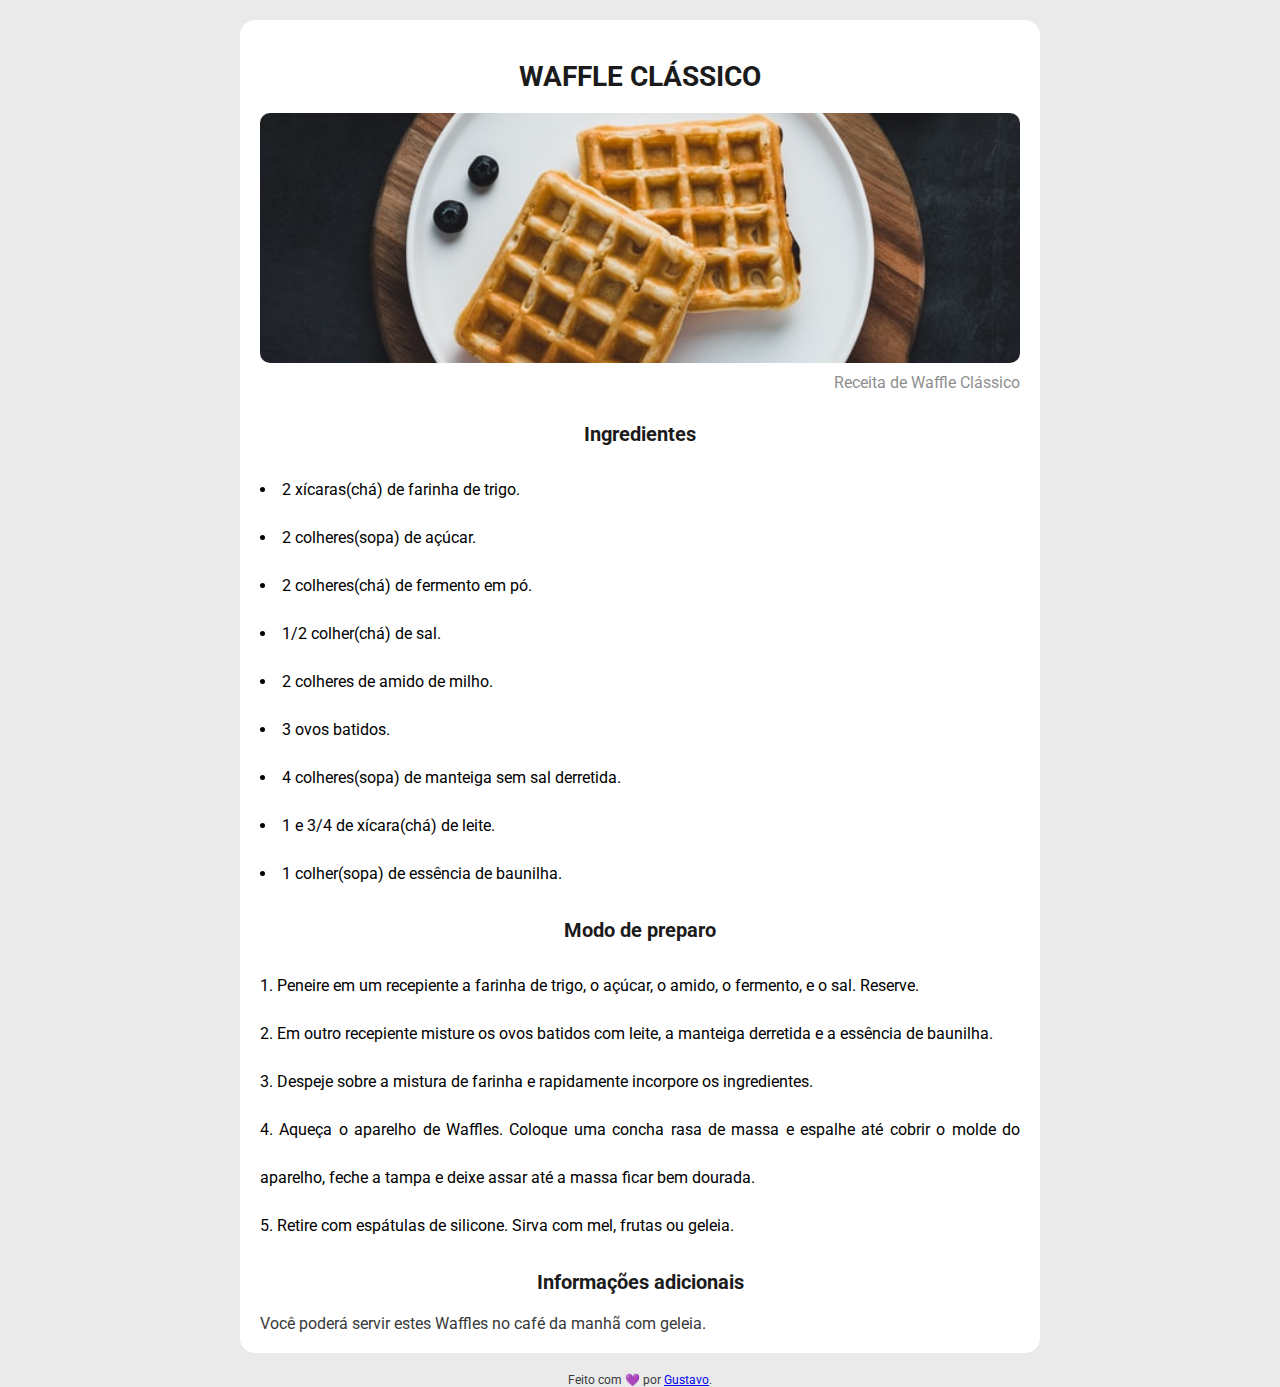
<file: desafios/d02/index.html>
<!DOCTYPE html>
<html lang="pt-br">
<head>
    <meta charset="UTF-8">
    <meta http-equiv="X-UA-Compatible" content="IE=edge">
    <meta name="viewport" content="width=device-width, initial-scale=1.0">
    <title>Página de Receita</title>
    <link rel="stylesheet" href="style.css">
</head>
<body>
    <main>
        <h1>WAFFLE CLÁSSICO</h1>
        <figure>
            <img src="imagens/waffle.jpg" alt="foto do waffle">
            <figcaption>Receita de Waffle Clássico</figcaption>
        </figure>
        <h2>Ingredientes</h2>
        <ul>
            <li>2 xícaras(chá) de farinha de trigo.</li>
            <li>2 colheres(sopa) de açúcar.</li>
            <li>2 colheres(chá) de fermento em pó.</li>
            <li>1/2 colher(chá) de sal.</li>
            <li>2 colheres de amido de milho.</li>
            <li>3 ovos batidos.</li>
            <li>4 colheres(sopa) de manteiga sem sal derretida.</li>
            <li>1 e 3/4 de xícara(chá) de leite.</li>
            <li>1 colher(sopa) de essência de baunilha.</li>
        </ul>
        <h2>Modo de preparo</h2>
        <ol>
            <li>Peneire em um recepiente a farinha de trigo, o açúcar, o amido, o fermento, e o sal. Reserve.</li>
            <li>Em outro recepiente misture os ovos batidos com leite, a manteiga derretida e a essência de baunilha.</li>
            <li>Despeje sobre a mistura de farinha e rapidamente incorpore os ingredientes.</li>
            <li>Aqueça o aparelho de Waffles. Coloque uma concha rasa de massa e espalhe até cobrir o molde do aparelho, feche a tampa e deixe assar até a massa ficar bem dourada.</li>
            <li>Retire com espátulas de silicone. Sirva com mel, frutas ou geleia.</li>
        </ol>
        <h2>Informações adicionais</h2>
        <P>Você poderá servir estes Waffles no café da manhã com geleia.</P>
    </main>
    <footer>
        <p>Feito com &#x1F49C por <a href="https://github.com/gustavoags" target="_blank" rel="external">Gustavo</a>.</p>
    </footer>
    
</body>
</html>
</file>
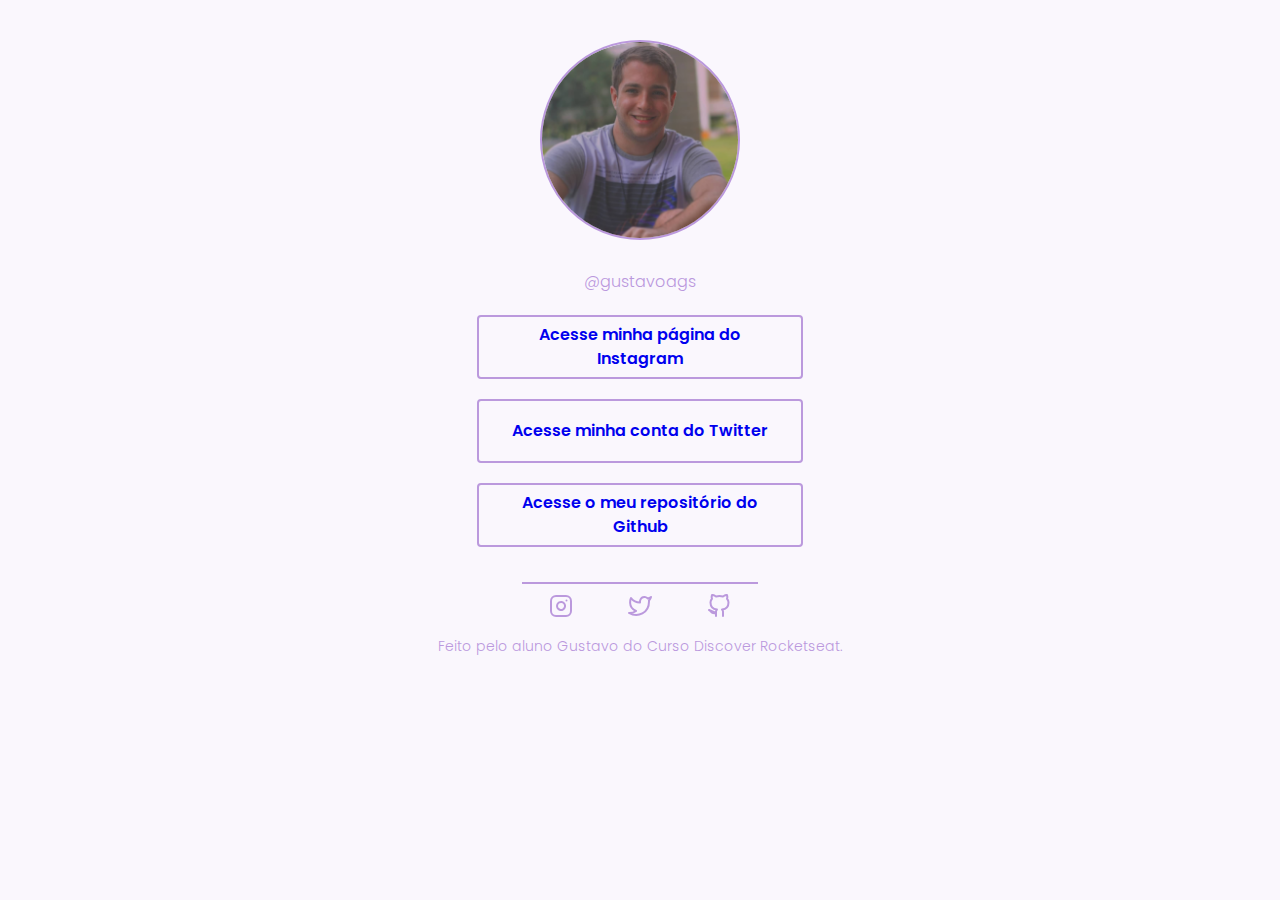
<file: desafios/d03/index.html>
<!DOCTYPE html>
<html lang="pt-br">
<head>
    <meta charset="UTF-8">
    <meta http-equiv="X-UA-Compatible" content="IE=edge">
    <meta name="viewport" content="width=device-width, initial-scale=1.0">
    <title>Social Tree</title>
    <link rel="stylesheet" href="style.css">
</head>
<body>
    <img class="perfil" src="imagens/perfil-circular-2.png" alt="Foto de perfil"> 
    <main>
        <p class="insta">@gustavoags</p>
        <p class="links"><a href="https://www.instagram.com/gustavoags_/" target="_blank" rel="external">Acesse minha página do Instagram</a>
        </p>
        <p class="links"><a href="https://twitter.com/gearauj44" target="_blank" rel="external">Acesse minha conta do Twitter</a></p>
        <p class="links"><a href="https://github.com/gustavoags?tab=repositories" target="_blank" rel="external">Acesse o meu repositório do Github</a></p>
        <p class="icones">
            <img src="imagens/instagram.svg" alt="ícone do instagram">
            <img src="imagens/twitter.svg" alt="ícone do twitter">
            <img src="imagens/github.svg" alt="ícone do github">
        </p>
    </main>
    <footer>
        <p>Feito pelo aluno Gustavo do Curso Discover Rocketseat.</p>
    </footer>
    

 
</body>
</html>
</file>
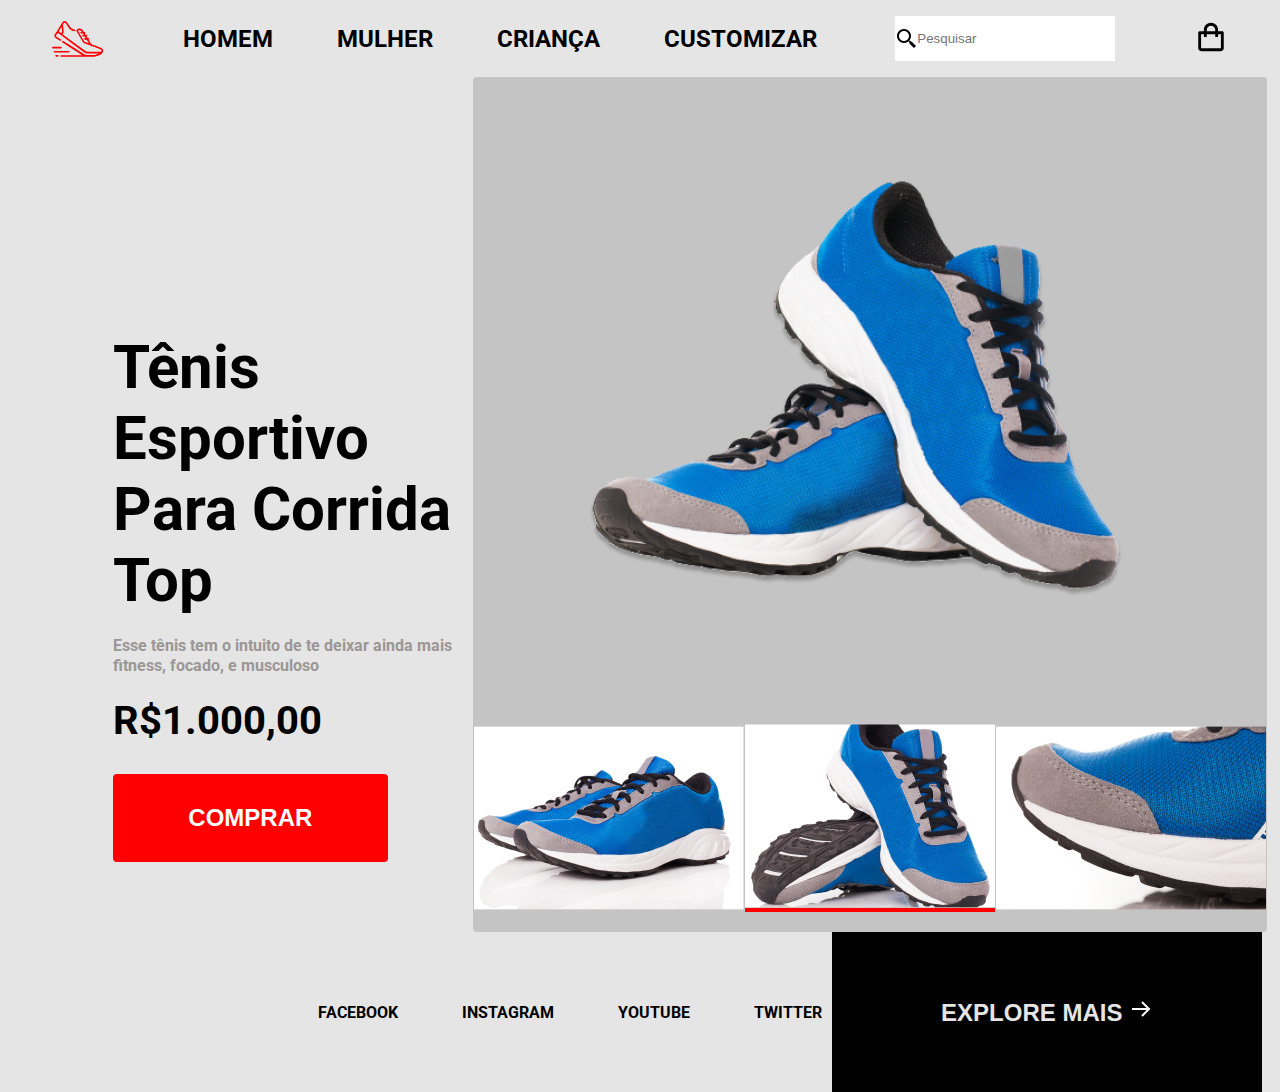
<file: desafios/d06/index.html>
<!DOCTYPE html>
<html lang="pt-br">
<head>
    <meta charset="UTF-8">
    <meta http-equiv="X-UA-Compatible" content="IE=edge">
    <meta name="viewport" content="width=device-width, initial-scale=1.0">
    <title>RocketShoes</title>
    <link rel="shortcut icon" href="assets/favicon.ico" type="image/x-icon">
    <link rel="stylesheet" href="style.css">
</head>
<body>
    <header>
        <nav>
        <img src="assets/logo.svg" alt="ícone da RocketShoes">
        <ul class="head">
            <li><a href="#">HOMEM</a></li>
            <li><a href="#">MULHER</a></li>
            <li><a href="#">CRIANÇA</a></li>
            <li><a href="#">CUSTOMIZAR</a></li>
        </ul>
        <form>
            <input type="search" placeholder="Pesquisar">
        </form>
        <a class="sacola" href="#"><img src="assets/icon-bag.svg" alt="sacolinha"></a>
        </nav>
    </header>
    <main>
        <aside>
            <h1>Tênis Esportivo Para Corrida Top</h1>
            <h2>Esse tênis tem o intuito de te deixar ainda mais fitness, focado, e musculoso</h2>
            <p>R$1.000,00</p>
            <button class="buy">COMPRAR</button>
        </aside>
        <article>
            <img src="assets/tenis-1-ampliado.png" alt="">
            <img src="assets/tenis-1-galeria.png" alt="">
            <img  class="marca" src="assets/tenis-2-galeria.png" alt="">
            <img src="assets/tenis-3-galeria.png" alt="">
        </article>    
    </main>
    <footer>
        <iframe width="250" height="160" src="https://www.youtube.com/embed/NljGurzPM2g" title="YouTube video player" frameborder="0" allow="accelerometer; autoplay; clipboard-write; encrypted-media; gyroscope; picture-in-picture" allowfullscreen></iframe>
        <ul class="foot">
            <li><a href="#">FACEBOOK</a></li>
            <li><a href="#">INSTAGRAM</a></li>
            <li><a href="#">YOUTUBE</a></li>
            <li><a href="#">TWITTER</a></li>
        </ul>
        <button class="btm-foot">EXPLORE MAIS <img src="assets/icon-arrow.svg" alt=""></button>
    </footer>
    
    
</body>
</html>
</file>
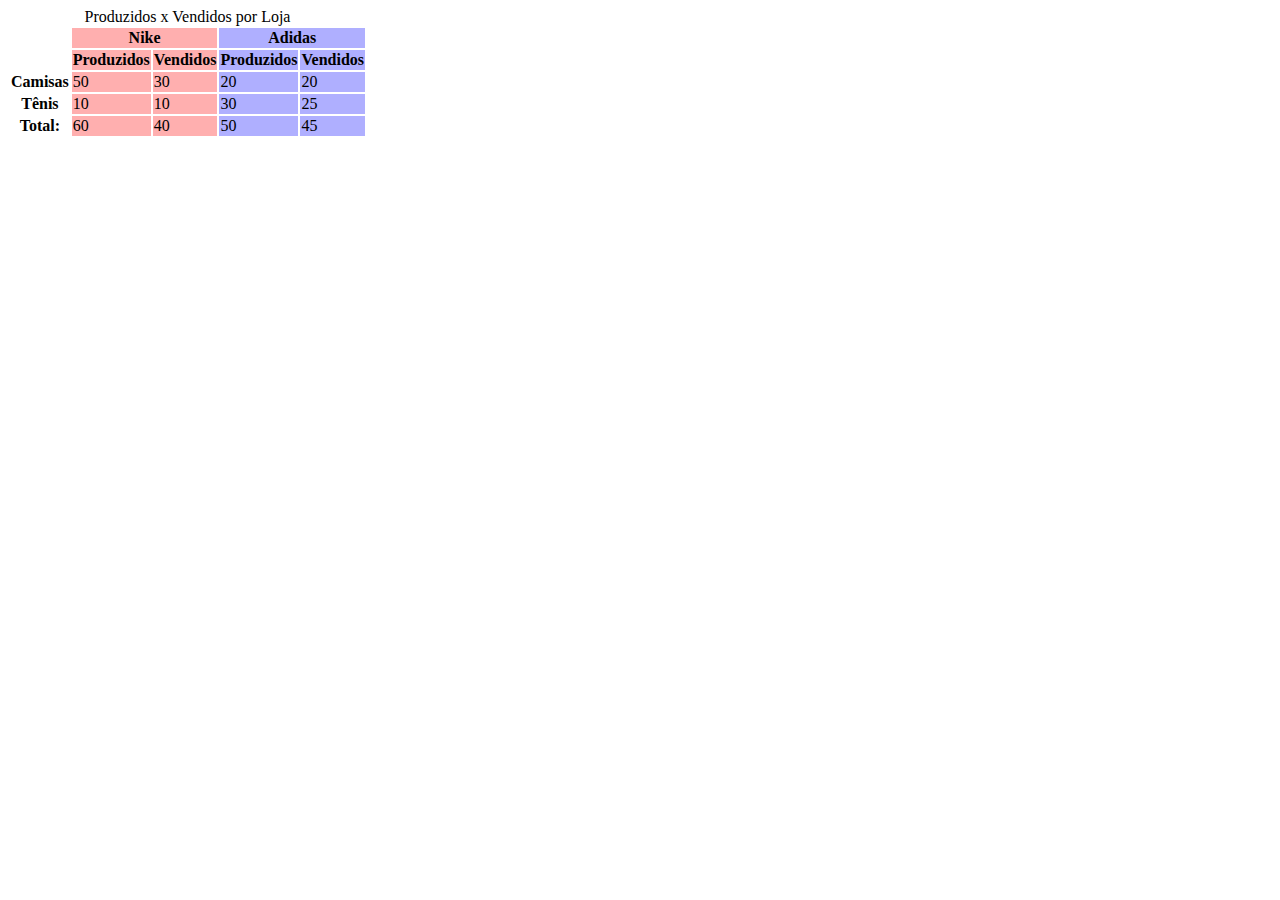
<file: exercicios/exercicio001/index.html>
<!DOCTYPE html>
<html lang="pt-br">
<head>
    <meta charset="UTF-8">
    <meta http-equiv="X-UA-Compatible" content="IE=edge">
    <meta name="viewport" content="width=device-width, initial-scale=1.0">
    <title>Tabela Complexa</title>
</head>
<body>
    <table>
        <caption>Produzidos x Vendidos por Loja</caption>
        <colgroup>
            <col>
            <col span="2" style="background-color: rgba(255, 0, 0, 0.315);">
            <col span="2" style="background-color: rgba(0, 0, 255, 0.315);">
        </colgroup>
            <thead>
            <tr>
                <th rowspan="2"></th>
                <th colspan="2" scope="colgroup" >Nike</th>
                <th colspan="2" scope="colgroup" >Adidas</th>
            </tr>
            <tr>
                <th scope="col">Produzidos</th>
                <th scope="col">Vendidos</th>
                <th scope="col">Produzidos</th>
                <th scope="col">Vendidos</th>
            </tr>    
            </thead>
            <tbody>
                <tr>
                    <th scope="row">Camisas</th>
                    <td>50</td>
                    <td>30</td>
                    <td>20</td>
                    <td>20</td>
                </tr>
                <tr>
                    <th scope="row">Tênis</th>
                    <td>10</td>
                    <td>10</td>
                    <td>30</td>
                    <td>25</td>
                </tr>
            </tbody>
            <tfoot>
                <th scope="row">Total:</th>
                <td>60</td>
                <td>40</td>
                <td>50</td>
                <td>45</td>
    </table>
    
</body>
</html>
</file>
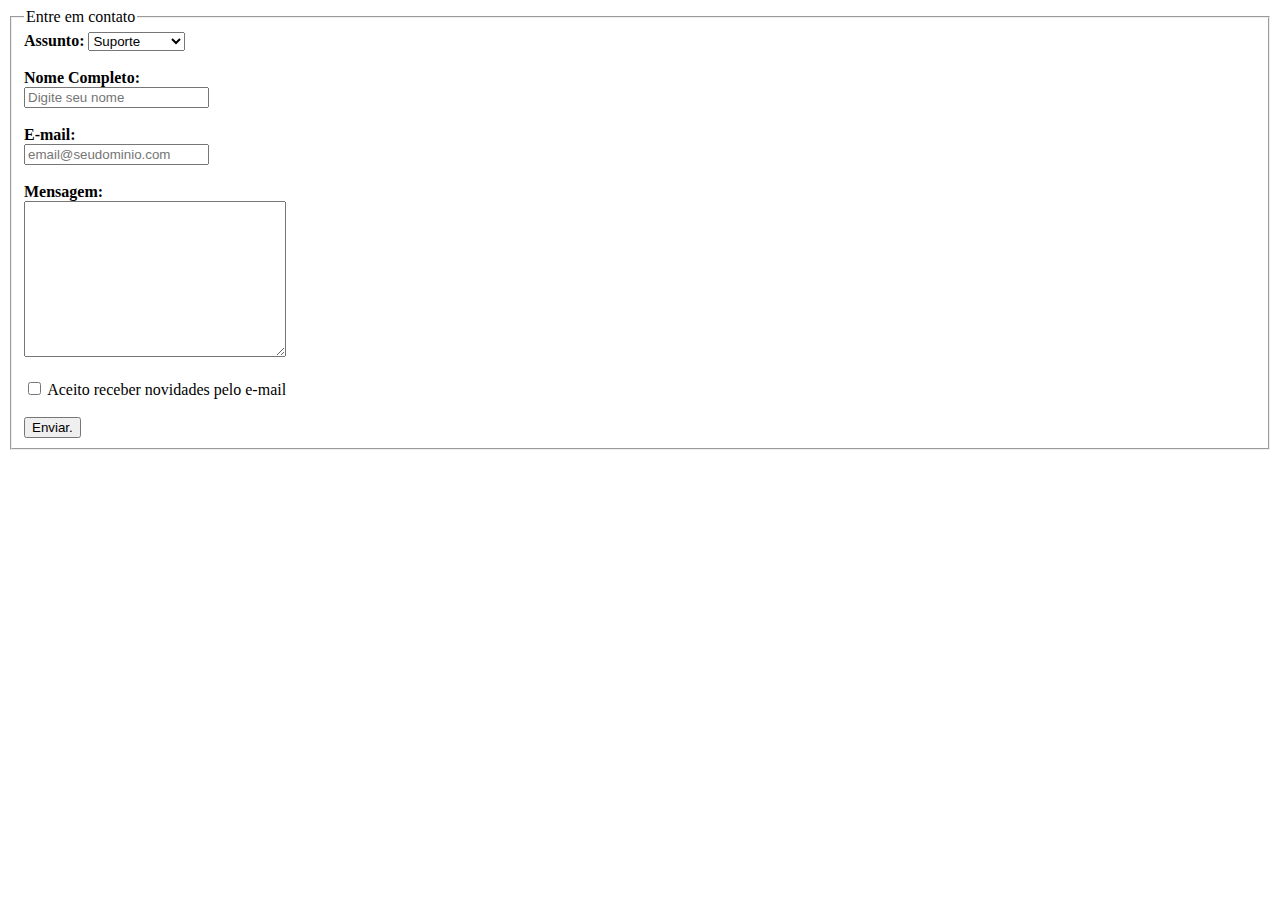
<file: desafios/d01/contato.html>
<!DOCTYPE html>
<html lang="pt-br">
<head>
    <meta charset="UTF-8">
    <meta http-equiv="X-UA-Compatible" content="IE=edge">
    <meta name="viewport" content="width=device-width, initial-scale=1.0">
    <title>Contato</title>
</head>
<body>
    <form action="">
        <fieldset>
            <legend>Entre em contato</legend>
            <label for="subject"><strong>Assunto:</strong></label>
            <select name="help" id="subject">
                <option value="suport">Suporte</option>
                <option value="suggestion">Sugestão</option>
                <option value="complaint">Reclamação</option>
            </select>
            <br>
            <br>
            <label for="name"><strong>Nome Completo:</strong></label><br>
            <input type="text" id="name" placeholder="Digite seu nome"
            required autocomplete="off">
            <br>
            <br>
            <label for="email"><strong>E-mail:</strong></label><br>
            <input type="email" id="email" placeholder="email@seudominio.com" required>
            <br>
            <br>
            <label for="message"><strong>Mensagem:</strong></label><br>
            <textarea name="message" id="message" cols="30" rows="10" maxlength="100"></textarea>
            <br>
            <br>
            <input type="checkbox" id="notifications" value="yes">
            <label for="notifications">Aceito receber novidades pelo e-mail</label>
            <br>
            <br>
            <button type="submit">Enviar.</button>

        </fieldset>
    </form>
    
</body>
</html>
</file>
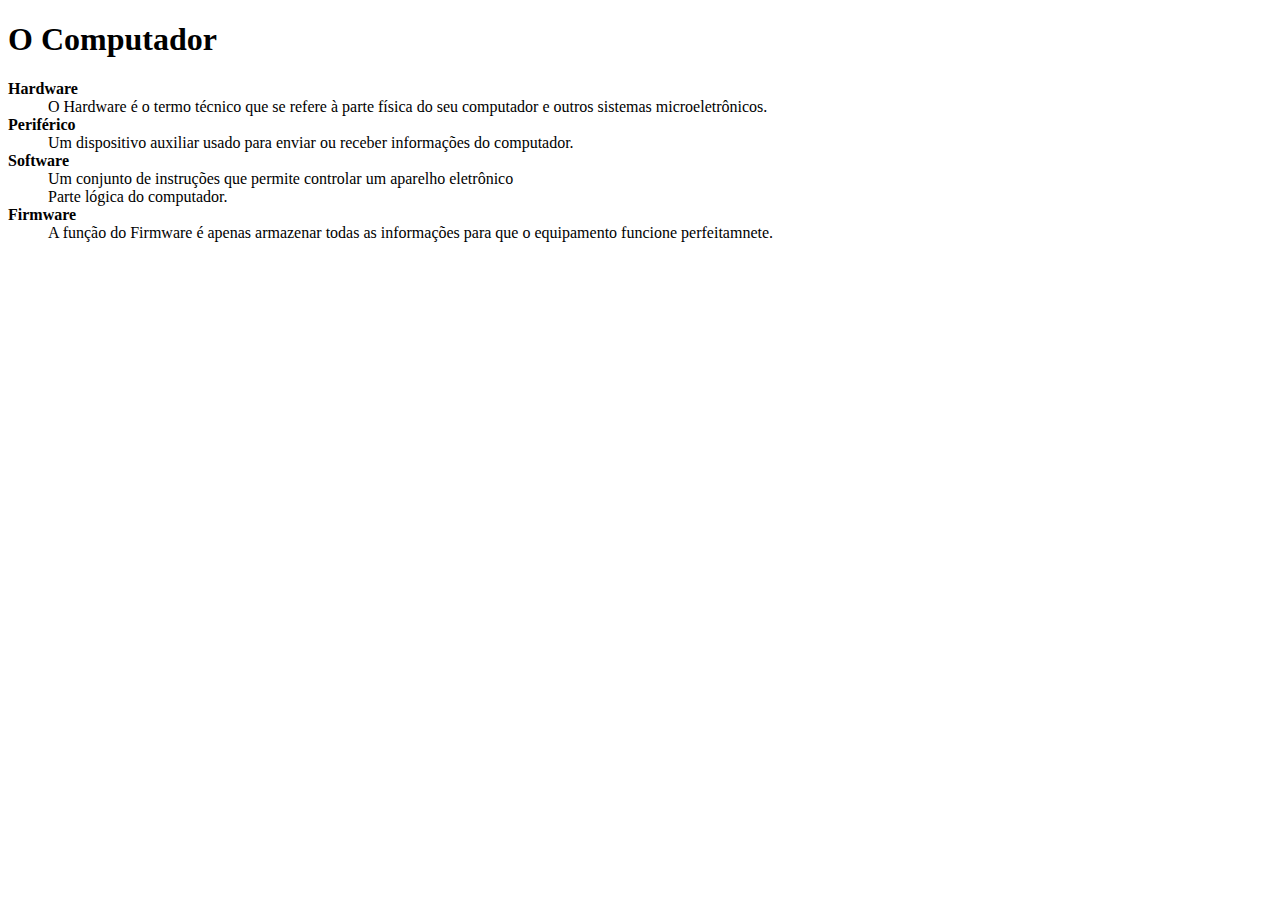
<file: desafios/d01/glossary.html>
<!DOCTYPE html>
<html lang="pt-br">
<head>
    <meta charset="UTF-8">
    <meta http-equiv="X-UA-Compatible" content="IE=edge">
    <meta name="viewport" content="width=device-width, initial-scale=1.0">
    <title>Glossário</title>
</head>
<body>
    <h1>O Computador</h1>
    <dl>
        <dt><strong>Hardware</strong></dt>
        <dd>O Hardware é o termo técnico que se refere à parte física do seu computador e outros sistemas microeletrônicos.</dd>
        <dt><strong>Periférico</strong></dt>
        <dd>Um dispositivo auxiliar usado para enviar ou receber informações do computador. </dd>
        <dt><strong>Software</strong></dt>
        <dd>Um conjunto de instruções que permite controlar um aparelho eletrônico</dd>
        <dd>Parte lógica do computador.</dd>
        <dt><strong>Firmware</strong></dt>
        <dd>A função do Firmware é apenas armazenar todas as informações para que o equipamento funcione perfeitamnete. </dd>
    </dl>
    
</body>
</html>
</file>
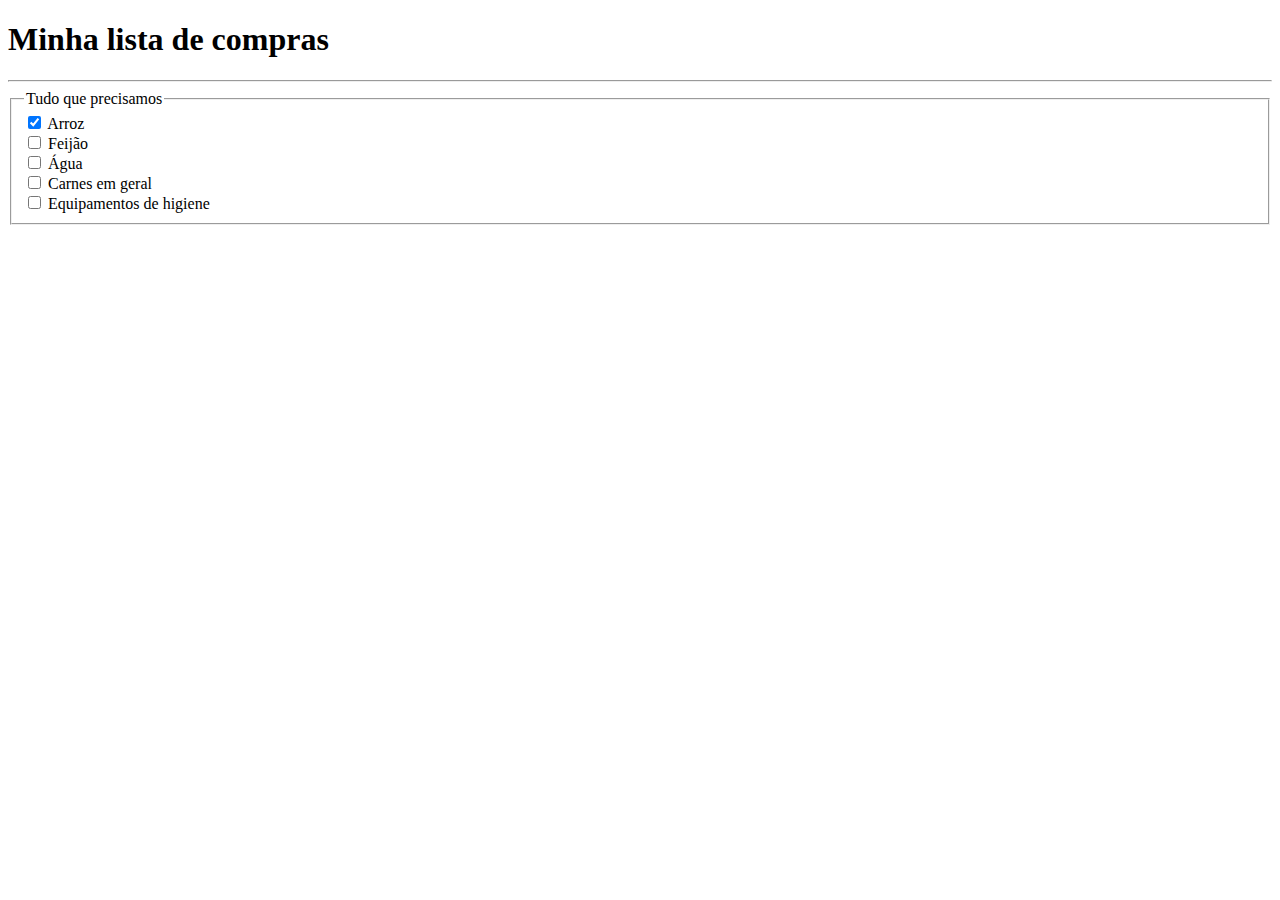
<file: desafios/d01/shopping-list.html>
<!DOCTYPE html>
<html lang="pt-br">
<head>
    <meta charset="UTF-8">
    <meta http-equiv="X-UA-Compatible" content="IE=edge">
    <meta name="viewport" content="width=device-width, initial-scale=1.0">
    <title>Lista de Compras</title>
</head>
<body>
    <h1>Minha lista de compras</h1>
    <hr>
    <form action="">
        <fieldset>
            <legend>Tudo que precisamos</legend>
            <input type="checkbox" id="rice" value="alimento" checked>
            <label for="rice">Arroz</label><br>
            <input type="checkbox" id="beans" value="alimento">
            <label for="beans">Feijão</label><br>
            <input type="checkbox" id="water" value="alimento">
            <label for="water">Água</label><br>
            <input type="checkbox" id="meat" value="alimento">
            <label for="meat">Carnes em geral</label><br>
            <input type="checkbox" id="cleaning" value="pessoal">
            <label for="cleaning">Equipamentos de higiene</label>
        </fieldset>
    </form>
</body>
</html>
</file>
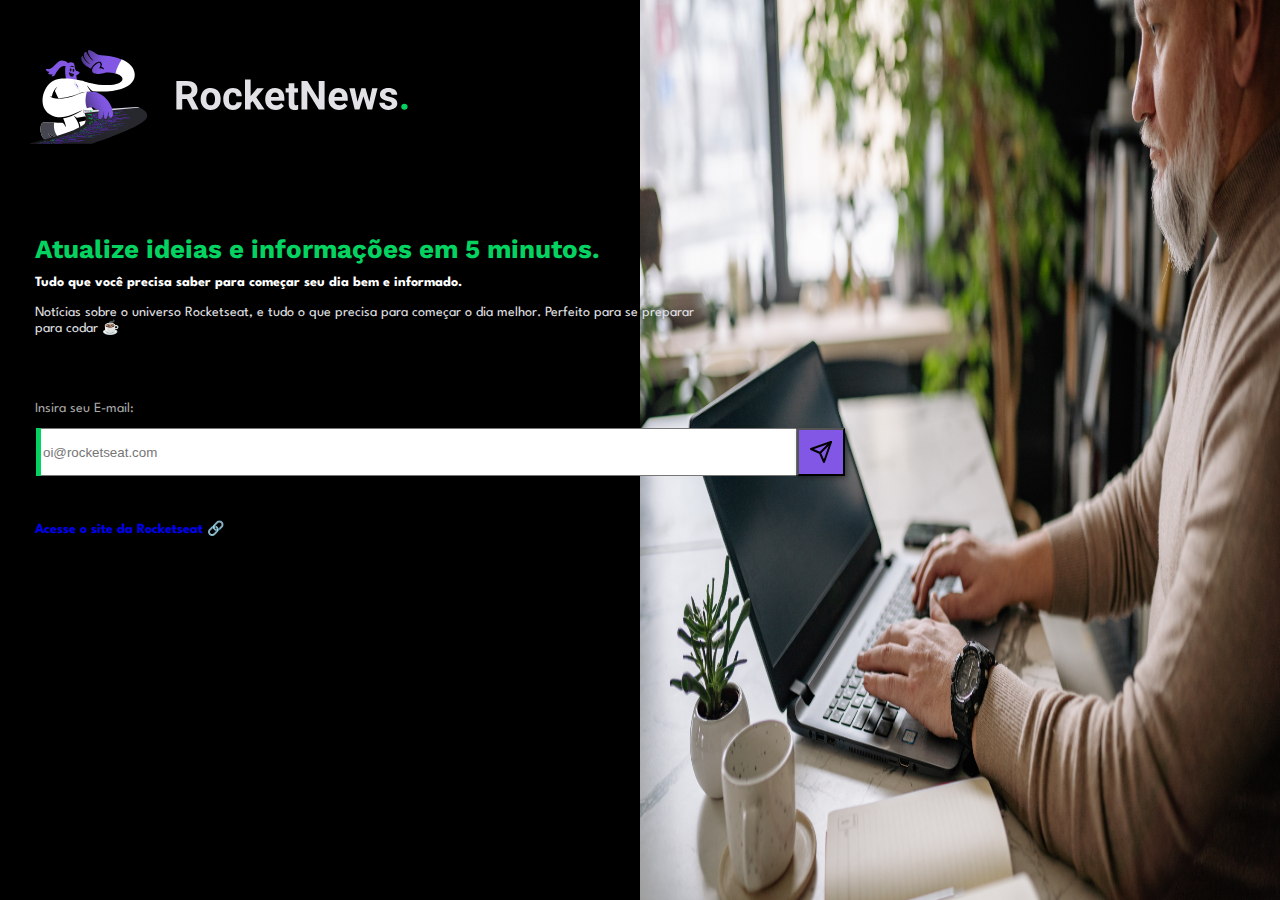
<file: desafios/d04/rocket-news.html>
<!DOCTYPE html>
<html lang="pt-br">
<head>
    <meta charset="UTF-8">
    <meta http-equiv="X-UA-Compatible" content="IE=edge">
    <meta name="viewport" content="width=device-width, initial-scale=1.0">
    <title>RocketNews</title>
    <link rel="stylesheet" href="style.css">
</head>
<body>
    <header>
        <img id="logo"
         src="assets/logo.svg"
         alt="logo rocketnews">
    </header>
    <main>
        <h1 class="title">
            Atualize ideias e informações em 5 minutos.
        </h1>
        <h2 class="sub-title">
            Tudo que você precisa saber para começar seu dia bem e informado.
        </h2>
        <p class="contents">
            Notícias sobre o universo Rocketseat, e tudo o que precisa para começar o dia melhor. Perfeito para se preparar para codar &#x2615
        </p>
        <label class="e-form" for="e-mail">
            Insira seu E-mail:
        </label>
        <input class="box-email"
               id="e-mail"
               placeholder="oi@rocketseat.com"
               required
               autocomplete="off"
               pattern=".+@gmail\hotmail\.com\.br"> 
        <p class="green">.</p>              
        <button class="botao" type="submit"></button>
    <footer>
        <p class="rodape"><a href="https://www.rocketseat.com.br/" target="_blank" rel="external">Acesse o site da Rocketseat</a></p>
    </footer>
        

    </main>

    
</body>
</html>
</file>
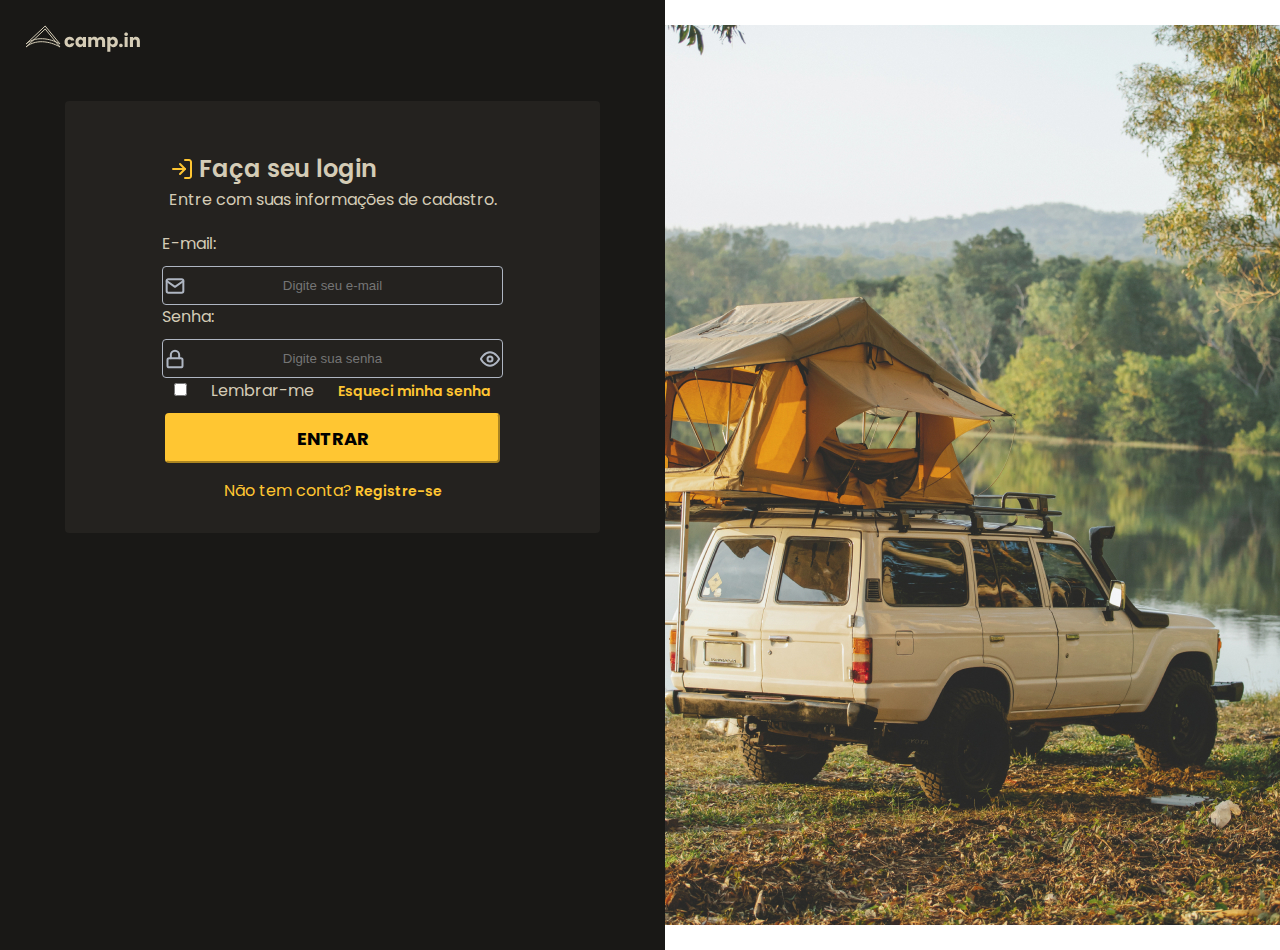
<file: desafios/d05/form.html>
<!DOCTYPE html>
<html lang="pt-br">
<head>
    <meta charset="UTF-8">
    <meta http-equiv="X-UA-Compatible" content="IE=edge">
    <meta name="viewport" content="width=device-width, initial-scale=1.0">
    <title>Formulário Yellow</title>
    <link rel="shortcut icon" href="images/favicon.ico" type="image/x-icon">
    <link rel="stylesheet" href="style.css">
</head>
<body>
    <div class="container">
        <main>
            <img src="images/logo.svg" alt="imagem do logo">
            <form>   
                    <header>
                        <img class="log" src="images/log-in.svg" alt="login icon">
                        <h1>Faça seu login</h1>
                        <p>Entre com suas informações de cadastro.</p>
                    </header>
                    <section>
                        <label for="email">E-mail:</label>
                        <input type="email" id="email" name="E-mail" required placeholder="Digite seu e-mail">
                        <label for="senha">Senha:</label>
                        <input type="password" id="senha" name="Senha" required placeholder="Digite sua senha"><br>
                        <div class="finish">
                            <input type="checkbox" id="remember" name="Lembrar-me" value="relembrar">
                            <label for="remember">Lembrar-me</label>
                            <p><a href="#">Esqueci minha senha</a></p><br>
                        </div>
                        
                    </section>
                    <button>ENTRAR</button>
                    <p class="register">Não tem conta?<a href="#"> Registre-se</a></p>              
            </form>

        </main>
        <aside>

        </aside>
    </div>
</body>
</html>
</file>
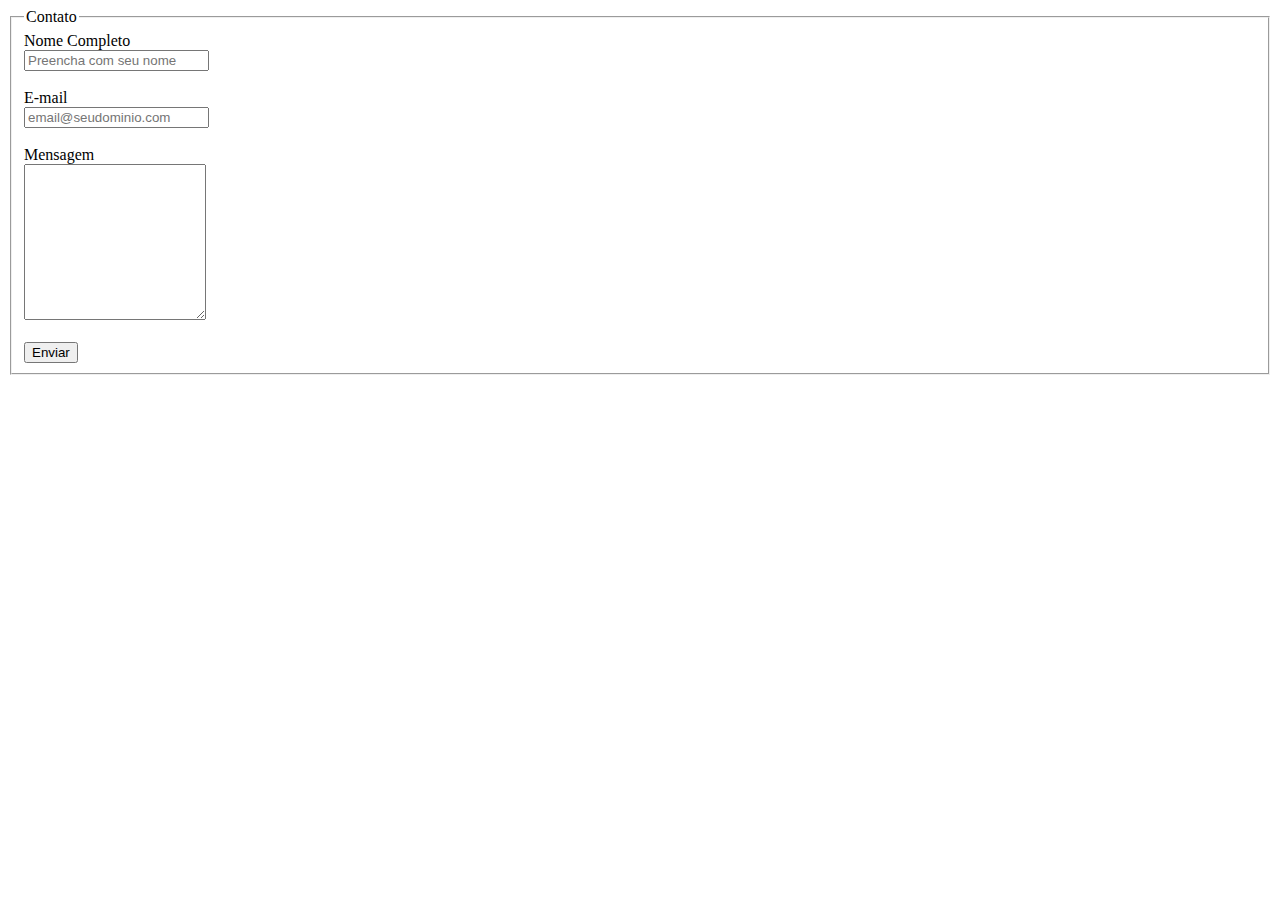
<file: exercicios/exercicio002/contato.html>
<!DOCTYPE html>
<html lang="pt-br">
<head>
    <meta charset="UTF-8">
    <meta http-equiv="X-UA-Compatible" content="IE=edge">
    <meta name="viewport" content="width=device-width, initial-scale=1.0">
    <title>Contato</title>
</head>
<body>
    <form>
        <fieldset>
            <legend>Contato</legend>

            <label for="name">Nome Completo</label><br>
            <input type="text" id="name" placeholder="Preencha com seu nome" required autocomplete="off">
            <br>
            <br>

            <label for="email">E-mail</label><br>
            <input type="email" id="email" placeholder="email@seudominio.com" required autocomplete="off">
            <br>
            <br>

            <label for="message">Mensagem</label><br>
            <textarea name="text" id="message" cols="20" rows="10"></textarea>
            <br>
            <br>

            <button type="submit">Enviar</button>
        </fieldset>
    </form>
    
</body>
</html>
</file>
<file: desafios/d02/style.css>
@charset 'UTF-8';

@import url('https://fonts.googleapis.com/css2?family=Roboto&display=swap');

*{
    margin: 0;
    padding: 0;
    box-sizing: border-box;
}

body{
    background-color: #EAEAEA;
    font-family: 'Roboto', sans-serif;
}

main{
    margin: auto;
    margin-top: 20px;
    margin-bottom: 20px;
    min-width: 300px;
    max-width: 800px;
    background-color: #FFFFFF;
    padding: 20px 20px 20px 20px;
    border-radius: 15px;
    text-align: justify;
}

img{
    display: block;
    width: 100%;
    height: 250px;
    object-fit: cover;
    border-radius: 10px;

}

figure  figcaption{
    color: #8F8F8F;
    text-align: right;
    padding-top: 10px;
    padding-bottom: 10px;
}

h1, h2{
    margin-top: 20px;
    margin-bottom: 20px;
    color: #1B1B1B;
    font-size: 28px;
    font-weight: bold;
    text-align: center;
}

h2{
    font-size: 20px;
}

ul,ol{
    font-size: 16px;
    line-height: 3em;
    list-style-position: inside;
}


p{
    color: #39393A;
}

footer{
    color: #8F8F8F;
    font-size: 12px;
    text-align: center;
    margin-top: 20px;
}
</file>
<file: desafios/d03/style.css>
@charset 'UTF-8';

@import url('https://fonts.googleapis.com/css2?family=Poppins:wght@300;600&display=swap');

* {
    margin: 0 auto;
}
:root{
    --body-bg-color:#FAF7FD;
    --font: 'Poppins', sans-serif;
}

body{
    width: 100%vw;
    background-color: var(--body-bg-color);
}

.perfil {
    display: flex;
    flex-direction: column;
    justify-content: center;
    position: static;
    margin-top: 40px;
    margin-bottom: 30px;
    width: 200px;
    height: 200px;
    left: 620px;
    top: 200px;

    border: 2px solid #BB99DD;
    border-radius: 50%;
    box-sizing: border-box;    
}
.insta{
    display: flex;
    flex-direction: column;
    position: static;
    text-align: center;
    align-items: center;
    width: 100px;
    height: 25px;
    left: 669px;
    top: 429px;

    font-family: Poppins;
    font-style: normal;
    font-weight: 300;
    font-size: 16px;
    line-height: 24px;
    color: #BB99DD;

    box-sizing: content-box;
    
}
.links {
    display: flex;
    align-items: center;
    text-align: center;
    margin-top: 20px;
    margin-bottom: 20px;
    width: 326px;
    height: 49px;
    left: 556px;
    top: 486px;

    font-family: var(--font);
    font-style: normal;
    font-weight: 600;
    font-size: 16px;
    line-height: 24px;

    border: 2px solid #BB99DD;
    box-sizing: border-box;
    border-radius: 4px;

    padding: 30px;
}

p > a{
    text-decoration: none;
}

.icones {
    display: flex;
    flex-direction: row;
    margin-top: 35px;
    border-top: 2px solid #BB99DD ;
    padding-top: 10px;
    width: 236px;
    height: 24px;
    
}

footer {
    display: flex;
    align-items: center;
    margin-top: 18px;

    font-family: var(--font);
    font-weight: 300;
    font-size: 14px;

    color: #BB99DD ;

}
</file>
<file: desafios/d06/style.css>
@charset 'UFT-8';

@import url('https://fonts.googleapis.com/css2?family=Roboto:wght@400;700&display=swap');

:root {
    --button: #FF0000;
    --main-background:  #C4C4C4;
    --background: #E5E5E5;
    --text: #000;
    --footer: #000;
    --text-description: #9C9696;
}

* {
    margin: 0 auto;
}

body {
    width: 98vw;
    height: 100vh;

    background-color: var(--background);
    font-family: 'Roboto', sans-serif;
}
/* Inicio do cabeçalho de navegação*/

header {
    padding-top: 1em;
    padding-bottom: 1em;
}

nav {
    margin: 0;
    display: flex;
    justify-content: space-evenly;
    align-items: center;
}

ul.head {
    display: flex;
    list-style: none;
    justify-content: center;
    align-items: center;
    gap: 4rem;
    padding: 0;

    font-size: 24px;
}

a {
    text-decoration: none;
    color: #000;
    font-weight: bolder;
}

input {
    width: 220px;
    height: 45px;
    border:#9C9696;
    
    background-image: url(assets/icon-search.svg);
    background-repeat: no-repeat;
    background-position: left;
    background-origin: padding-box;
    
    text-indent: 20px;
}

input:focus {
    outline: none;
    border: 2px solid var(--button);
    border-radius: 4px;
}



/* fim do cabeçalho*/
main {
    display: flex;
}
/* início do aside*/

aside {
    margin:0;
    width: 360px;
    height: 270px;
    padding: 155px 20px 190px 100px;
    

    display: flex;
    flex-direction: column;
    justify-content:space-around ;

}

h1 {
    padding-top: 100px;
    display: flex;
    align-self: flex-start;

    font-size: 60px;
    font-weight: 700;
    line-height: 70,31px;
}

h2 {
    display: flex;
    padding-top: 20px;

    font-size: 16px;
    font-weight: bold;
    line-height: 20px;
    color: var(--text-description);
}

p { margin: 0;
    padding-top: 21px;
    padding-bottom: 30px;

    font-style: normal;
    font-size: 40px;
    font-weight: bold;
    line-height: 47px;
}

button.buy {
    margin: 0;
    width: 275px;
    height: 90px;

    color: white;
    background-color: var(--button);
    border: none;

    padding: 30px 75px;
    font-size: 24px;
    font-weight: bold;
    line-height: 28px;

    border-radius: 4px;
}
/*Fim do aside*/
/*Início do article*/

article {
    margin: 0;
    width: 840px;
    height: 790px;

    padding-top: 65px;
    padding-right: 0;

    display: flex;
    flex-wrap: wrap;
    align-items: center;

    background-color: var(--main-background);
    border-radius: 4px;
}

.marca {
    border-bottom: 4px solid var(--button);
}
/* Fim do article*/
/* Início do footer*/

footer {
    margin: 0;
    display: flex;
    justify-content: space-between;
}

ul.foot {
    display: flex;
    justify-content: center;
    align-items: center;
    gap: 4rem;

    list-style: none;
}



.btm-foot {
    
    padding: 55px 35px;

    width: 430px;
    height: 160px;

    background-color: #000;
    border: none;
    color: #E5E5E5;

    font-weight: bolder;
    font-size: 24px;
    line-height: 28px;
}
</file>
<file: desafios/d04/style.css>
@charset 'UTF-8';

@import url('https://fonts.googleapis.com/css2?family=Spartan:wght@400;500;700&family=Work+Sans:wght@700&display=swap');

* {
    margin: 0 auto;
}

:root {
    --body-bg-color: #121214;
    --text-color: #E1E1E6;
    --title-color: #04D361;
    --form-color: #A8A8A8;
    --bg-button-color: #8257e5;
}

body {background-color: black;
    background-size: 50% 100%;
    background-position: right;
    background-repeat: no-repeat;
    background-image:url(assets/read_news.jpg);
    background-attachment: fixed;
    
}

#logo{
    position: absolute;
    width: 389px;
    height: 94px;
    left: 30px;
    top: 50px;
}

.title {
    font-family: 'Work Sans', sans-serif;
    font-size: 26px;
    font-weight: bold;
    line-height: 28px;
    
    color: var(--title-color);

    position: absolute;
    width: 398px ;
    width: 566px;
    height: 30px;
    left: 35px;
    top: 235px;
}

.sub-title {
    font-family: 'Spartan';
    font-style: normal;
    font-weight: bold;
    font-size: 14px;
    line-height: 16px;

    color:white;

    position: absolute;
    width: 550px;
    height: 16px;
    left: 35px;
    top: 275px;
}

.contents {
    font-family: 'Spartan';
    font-style: normal;
    font-weight: normal;
    font-size: 14px;
    line-height: 16px;

    color: var(--text-color);

    position: absolute;
    width: 680px;
    height: 18px;
    left: 35px;
    top: 305px;
}

.e-form {
    font-family: 'Spartan';
    font-style: normal;
    font-weight: normal;
    font-size: 14px;
    line-height: 18px;

    color: var(--form-color);

    position: absolute;
    width: 140px;
    height: 18px;
    left: 35px;
    top: 400px;
}

.box-email {
    position: absolute;
    width: 750px;
    height: 42px;
    left: 39px;
    top: 428px;
}

.botao {
    background-image: url(./assets/send.svg);
    background-position: center;
    background-repeat: no-repeat;
    background-color: var(--bg-button-color);
    text-decoration: none;
    transition-duration: 0.5s;
    box-shadow: 2px 2px 5px rgba(0, 0, 0, 0.384);
    position: absolute;
    width: 48px;
    height: 48px;
    left: 797px;
    top: 428px
}

button:hover {
    background-color: rgba(128, 0, 128, 0.692);
    color: rebeccapurple;

}

.green {
    position: absolute;
    width: 5px;
    height: 48px;
    left: 36px;
    top: 428px;
    color: #04D361;
    background: #04D361;
}

.rodape {
    font-family: 'Spartan';
    font-style: normal;
    font-size: 14px;
    font-weight: bold;
    line-height: 20px;

    color: var(--bg-button-color);

    position: absolute;
    width: 250px;
    height: 19px;
    left: 35px;
    top: 520px
}

a {
    text-decoration: none;
}

footer a::after{
    content: ' 🔗';
}
</file>
<file: desafios/d05/style.css>
@charset 'UTF-8';

@import url('https://fonts.googleapis.com/css2?family=Poppins:wght@400;500;600&family=Roboto:wght@400;500&display=swap');

:root {
    --text-base: #afb6c2;
    --text-title: #d4ccb6;
    --background: #191816;
    --form-background: #24221f;
    --primary-color: #ffc632;
  }

* {
    margin: 0 auto;
}

.container {
    display: flex;
    
}

main {
    background-color:var(--background);
    height: 100vh;
    flex-basis: 50%;
    padding: 25px;

    font-family: 'Poppins';
    color: var(--text-title);
}



form {
    padding-top: 30px;
    background-color: var(--form-background);
    border-radius: 4px;
    margin: 40px;
    display: flex;
    flex-flow: wrap column;
    column-gap: 15px;
}

header {
    display: flex;
    flex-direction: row;
    justify-content:space-between;
    align-items: center;
    flex-wrap: wrap;
    
    font-family: 'Poppins';
    padding: 20px;
}

h1 {
    margin-left: 0;

    font-family: 'Poppins';
    font-style: normal;
    font-weight: 600;
    font-size: 24px;
    line-height: 36px;
}

.log {
    margin-right: 5px;
    margin-left: 85px;
}

label {
    display: flex;
    flex-direction: column;
    justify-content: center;

    font-family: 'Poppins';
    font-size: 16px;
    line-height: 24px;

    /*padding-top: 12px;*/
    padding-bottom: 10px;
}

#email {
    width: 335px;
    height: 35px;

    text-align: center;
    color: var(--primary-color);

    border: 1px solid var(--text-base);
    border-radius: 4px;
    background-color: var(--form-background);
    background-image: url(images/mail.svg);
    background-repeat: no-repeat;
    background-position: left ;
    background-origin: content-box;
}

/*#email:hover {
    border: 1px solid var(--primary-color);
}*/

#email:focus {
    outline: none;
    border: 2px solid var(--primary-color);
}

#senha {
    width: 335px;
    height: 35px;

    text-align: center;

    border: 1px solid var(--text-base);
    border-radius: 4px;
    background-color: var(--form-background);
    background-image: url(images/lock.svg), url(images/eye.svg);
    background-repeat: no-repeat;
    background-position: left, right;
    background-origin: content-box;
    
}

#senha:focus{
    outline: none;
    border: 2px solid var(--primary-color);
}

#remember {
    box-sizing: border-box;
    border-radius: 15px;
    
}

a {
    text-decoration: none;
    color: var(--primary-color);
    font-weight: bolder;
}


p > a {
    font-weight: 600;
    font-size: 14px;
    line-height: 21px;
}


button {
    width: 335px;
    height: 50px;

    margin-bottom: 15px;

    background-color: var(--primary-color);
    border-radius: 4px;
    border-color: var(--primary-color);
    text-align: center;
    font: bold 18px Poppins;
}

.register {
    color: var(--primary-color);
    font-weight: normal;
    font-style: normal;

    margin-bottom: 30px;
}

.finish {
    display: flex;
    align-items: baseline;
}

strong {
    font-weight: bolder;
    font-style: normal;
}

aside {
    background-image:url(images/side-image.jpg);
    background-repeat: no-repeat;
    background-attachment: local;
    background-position: right ;
    
    flex-basis: 50%;
}
</file>
